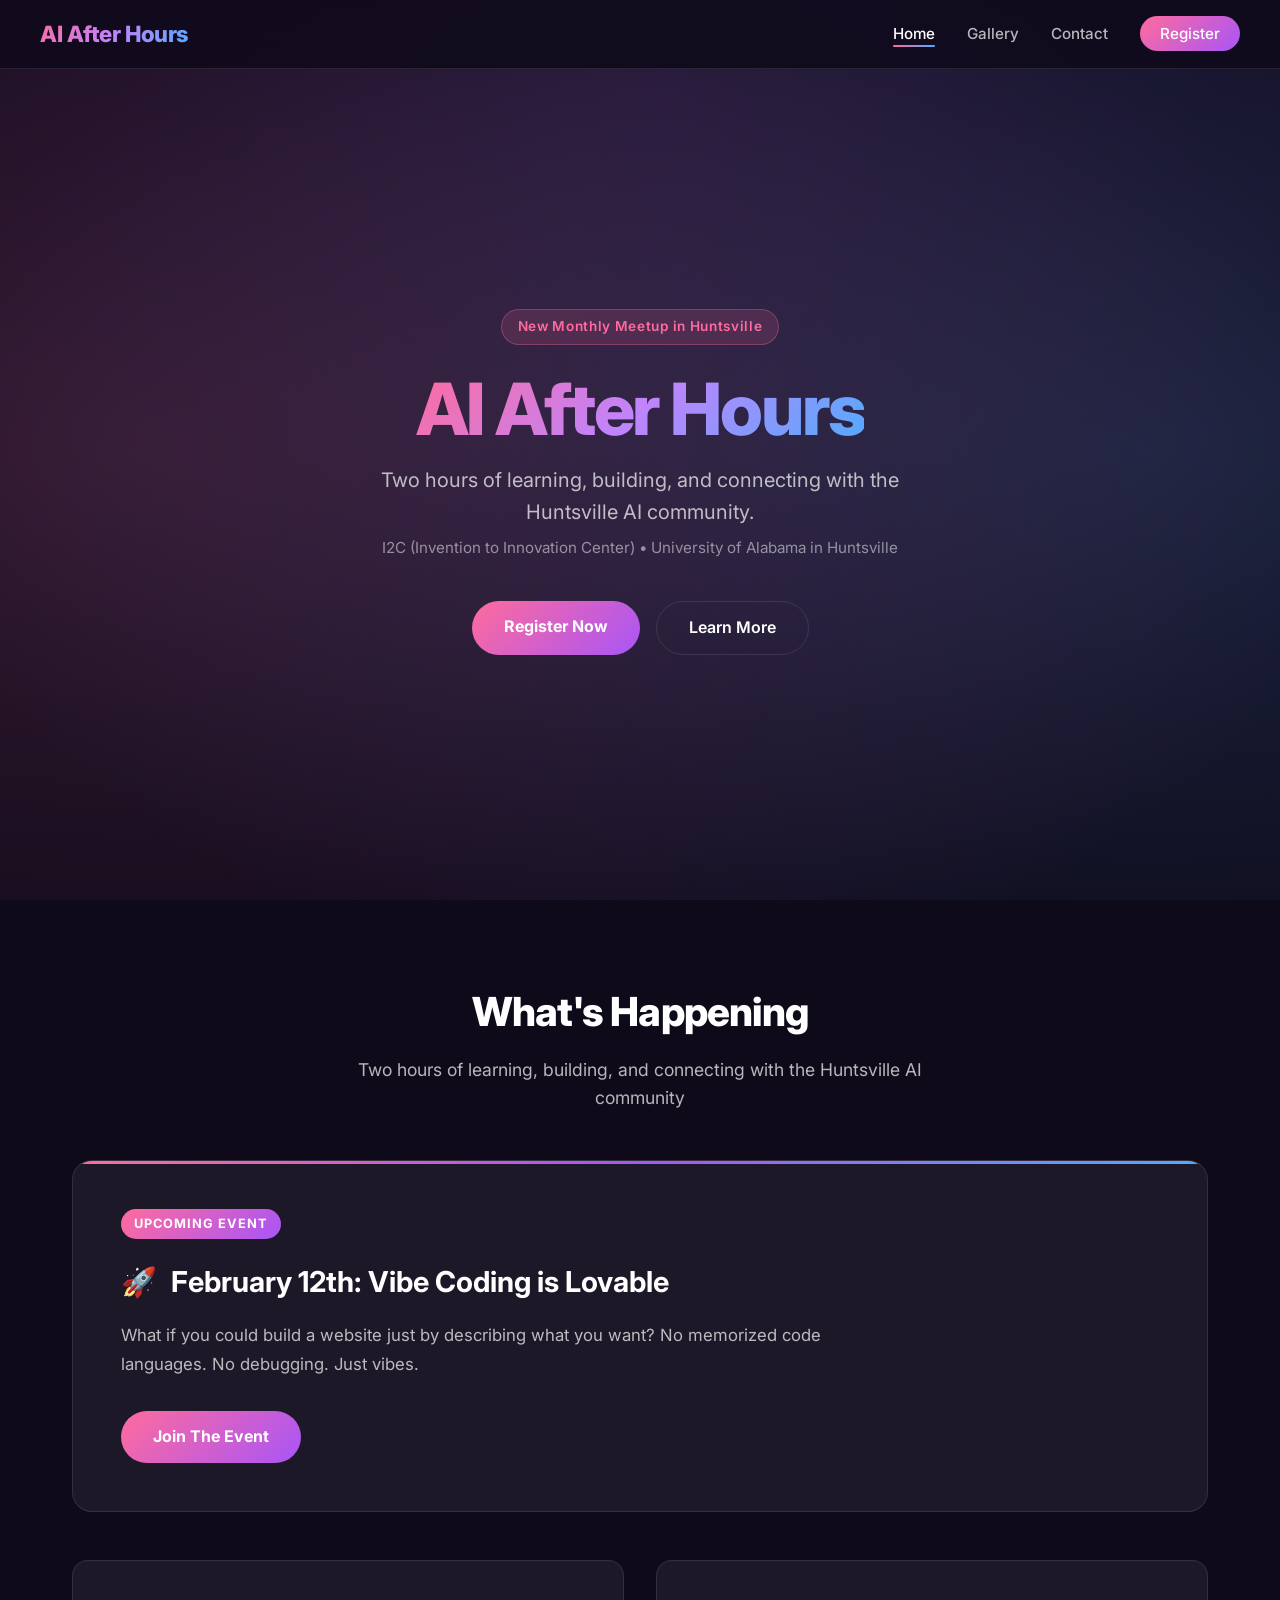
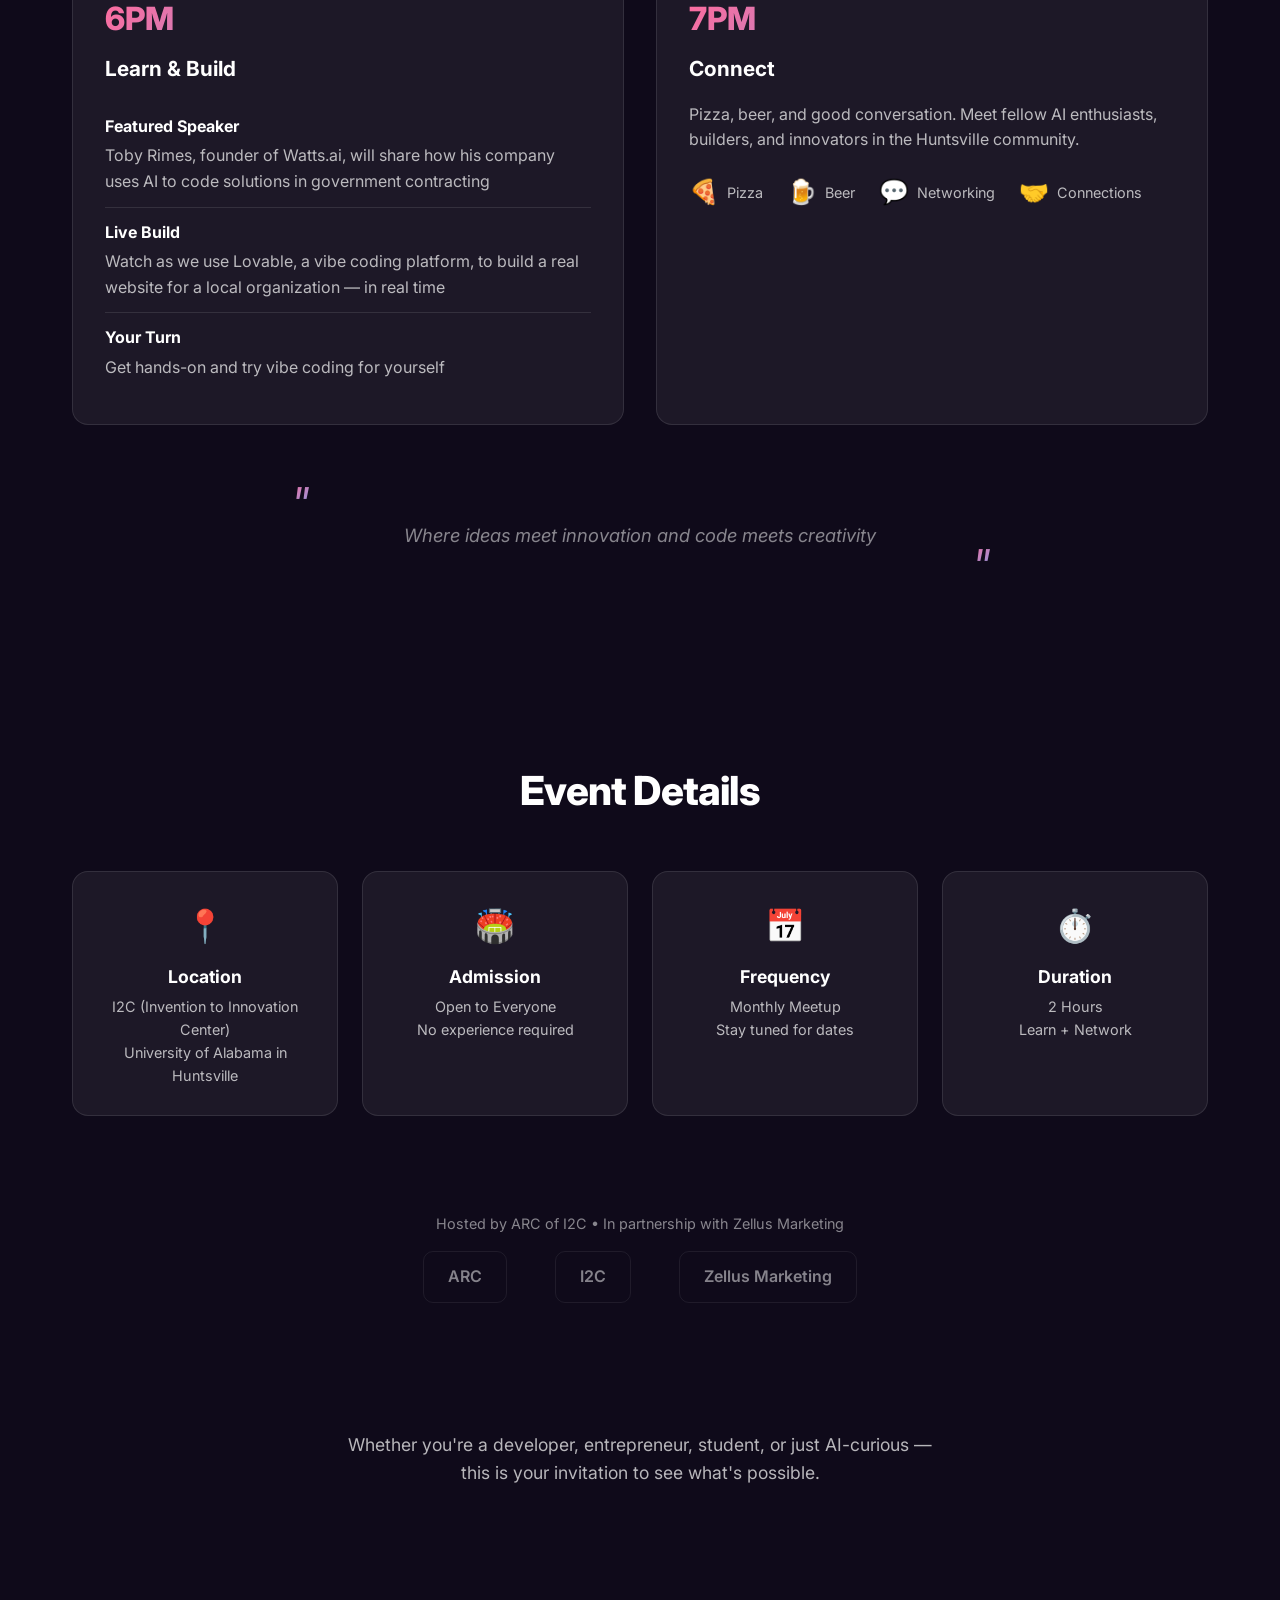
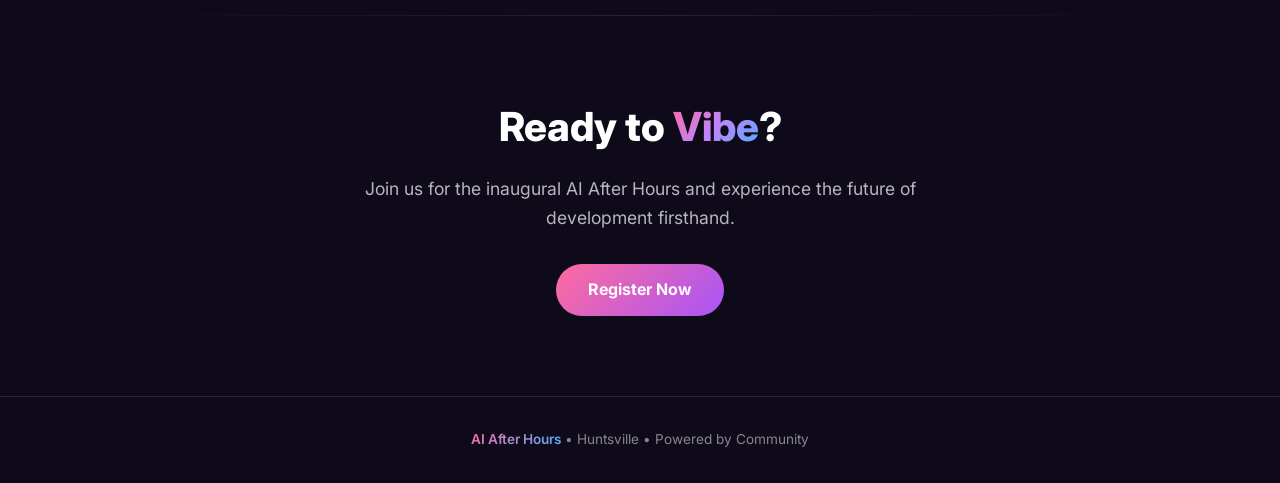
<file: index.html>
<!DOCTYPE html>
<html lang="en">
<head>
  <meta charset="UTF-8">
  <meta name="viewport" content="width=device-width, initial-scale=1.0">
  <title>AI After Hours - Monthly AI Meetup in Huntsville</title>
  <meta name="description" content="AI After Hours is a monthly meetup in Huntsville, AL for anyone interested in artificial intelligence. Learn, build, and connect with the local AI community.">
  <link rel="preconnect" href="https://fonts.googleapis.com">
  <link rel="preconnect" href="https://fonts.gstatic.com" crossorigin>
  <link href="https://fonts.googleapis.com/css2?family=Inter:wght@400;500;600;700;800&display=swap" rel="stylesheet">
  <link rel="stylesheet" href="css/style.css">
</head>
<body>

  <!-- Navigation -->
  <nav class="navbar">
    <div class="nav-container">
      <a href="index.html" class="nav-logo">AI After Hours</a>
      <ul class="nav-links" id="navLinks">
        <li><a href="index.html" class="active">Home</a></li>
        <li><a href="gallery.html">Gallery</a></li>
        <li><a href="contact.html">Contact</a></li>
        <li><a href="#register" class="nav-cta">Register</a></li>
      </ul>
      <button class="hamburger" id="hamburger" aria-label="Toggle navigation">
        <span></span>
        <span></span>
        <span></span>
      </button>
    </div>
  </nav>

  <!-- Hero Section -->
  <section class="hero" id="home">
    <div class="hero-content">
      <div class="hero-badge">New Monthly Meetup in Huntsville</div>
      <h1>
        <span class="gradient-text">AI After Hours</span>
      </h1>
      <p class="hero-subtitle">Two hours of learning, building, and connecting with the Huntsville AI community.</p>
      <p class="hero-location">I2C (Invention to Innovation Center) &bull; University of Alabama in Huntsville</p>
      <div class="hero-buttons">
        <a href="#register" class="btn-primary">Register Now</a>
        <a href="#event" class="btn-secondary">Learn More</a>
      </div>
    </div>
  </section>

  <!-- Featured Event -->
  <section class="section" id="event">
    <div class="section-header">
      <h2>What's Happening</h2>
      <p>Two hours of learning, building, and connecting with the Huntsville AI community</p>
    </div>

    <div class="featured-event">
      <span class="featured-event-label">Upcoming Event</span>
      <h3><span class="emoji">&#x1F680;</span> February 12th: Vibe Coding is Lovable</h3>
      <p class="featured-event-description">
        What if you could build a website just by describing what you want? No memorized code languages. No debugging. Just vibes.
      </p>
      <a href="#register" class="btn-primary">Join The Event</a>
    </div>

    <!-- Schedule -->
    <div class="schedule">
      <div class="schedule-block">
        <div class="schedule-time">6PM</div>
        <div class="schedule-title">Learn &amp; Build</div>
        <ul class="schedule-items">
          <li>
            <strong>Featured Speaker</strong>
            Toby Rimes, founder of Watts.ai, will share how his company uses AI to code solutions in government contracting
          </li>
          <li>
            <strong>Live Build</strong>
            Watch as we use Lovable, a vibe coding platform, to build a real website for a local organization &mdash; in real time
          </li>
          <li>
            <strong>Your Turn</strong>
            Get hands-on and try vibe coding for yourself
          </li>
        </ul>
      </div>
      <div class="schedule-block">
        <div class="schedule-time">7PM</div>
        <div class="schedule-title">Connect</div>
        <p style="color: var(--text-secondary); margin-bottom: 1.25rem;">
          Pizza, beer, and good conversation. Meet fellow AI enthusiasts, builders, and innovators in the Huntsville community.
        </p>
        <div class="connect-icons">
          <div class="connect-icon">&#x1F355; <span>Pizza</span></div>
          <div class="connect-icon">&#x1F37A; <span>Beer</span></div>
          <div class="connect-icon">&#x1F4AC; <span>Networking</span></div>
          <div class="connect-icon">&#x1F91D; <span>Connections</span></div>
        </div>
      </div>
    </div>

    <div class="quote">
      Where ideas meet innovation and code meets creativity
    </div>
  </section>

  <!-- Event Info Cards -->
  <section class="section">
    <div class="section-header">
      <h2>Event Details</h2>
    </div>
    <div class="info-grid">
      <div class="info-card">
        <div class="info-card-icon">&#x1F4CD;</div>
        <h4>Location</h4>
        <p>I2C (Invention to Innovation Center)<br>University of Alabama in Huntsville</p>
      </div>
      <div class="info-card">
        <div class="info-card-icon">&#x1F3DF;&#xFE0F;</div>
        <h4>Admission</h4>
        <p>Open to Everyone<br>No experience required</p>
      </div>
      <div class="info-card">
        <div class="info-card-icon">&#x1F4C5;</div>
        <h4>Frequency</h4>
        <p>Monthly Meetup<br>Stay tuned for dates</p>
      </div>
      <div class="info-card">
        <div class="info-card-icon">&#x23F1;&#xFE0F;</div>
        <h4>Duration</h4>
        <p>2 Hours<br>Learn + Network</p>
      </div>
    </div>

    <!-- Partners -->
    <div class="partners">
      <p>Hosted by ARC of I2C &bull; In partnership with Zellus Marketing</p>
      <div class="partners-logos">
        <span>ARC</span>
        <span>I2C</span>
        <span>Zellus Marketing</span>
      </div>
    </div>
  </section>

  <!-- Who Should Attend -->
  <section class="section" style="padding-top: 0;">
    <div class="section-header">
      <p>Whether you're a developer, entrepreneur, student, or just AI-curious &mdash; this is your invitation to see what's possible.</p>
    </div>
  </section>

  <!-- CTA Section -->
  <section class="cta-section" id="register">
    <h2>Ready to <span class="gradient-text">Vibe</span>?</h2>
    <p>Join us for the inaugural AI After Hours and experience the future of development firsthand.</p>
    <a href="#register" class="btn-primary">Register Now</a>
  </section>

  <!-- Footer -->
  <footer class="footer">
    <p><span class="gradient-text">AI After Hours</span> &bull; Huntsville &bull; Powered by Community</p>
  </footer>

  <script>
    // Mobile nav toggle
    const hamburger = document.getElementById('hamburger');
    const navLinks = document.getElementById('navLinks');
    hamburger.addEventListener('click', () => {
      navLinks.classList.toggle('active');
    });

    // Close mobile nav when a link is clicked
    document.querySelectorAll('.nav-links a').forEach(link => {
      link.addEventListener('click', () => {
        navLinks.classList.remove('active');
      });
    });
  </script>

</body>
</html>
</file>
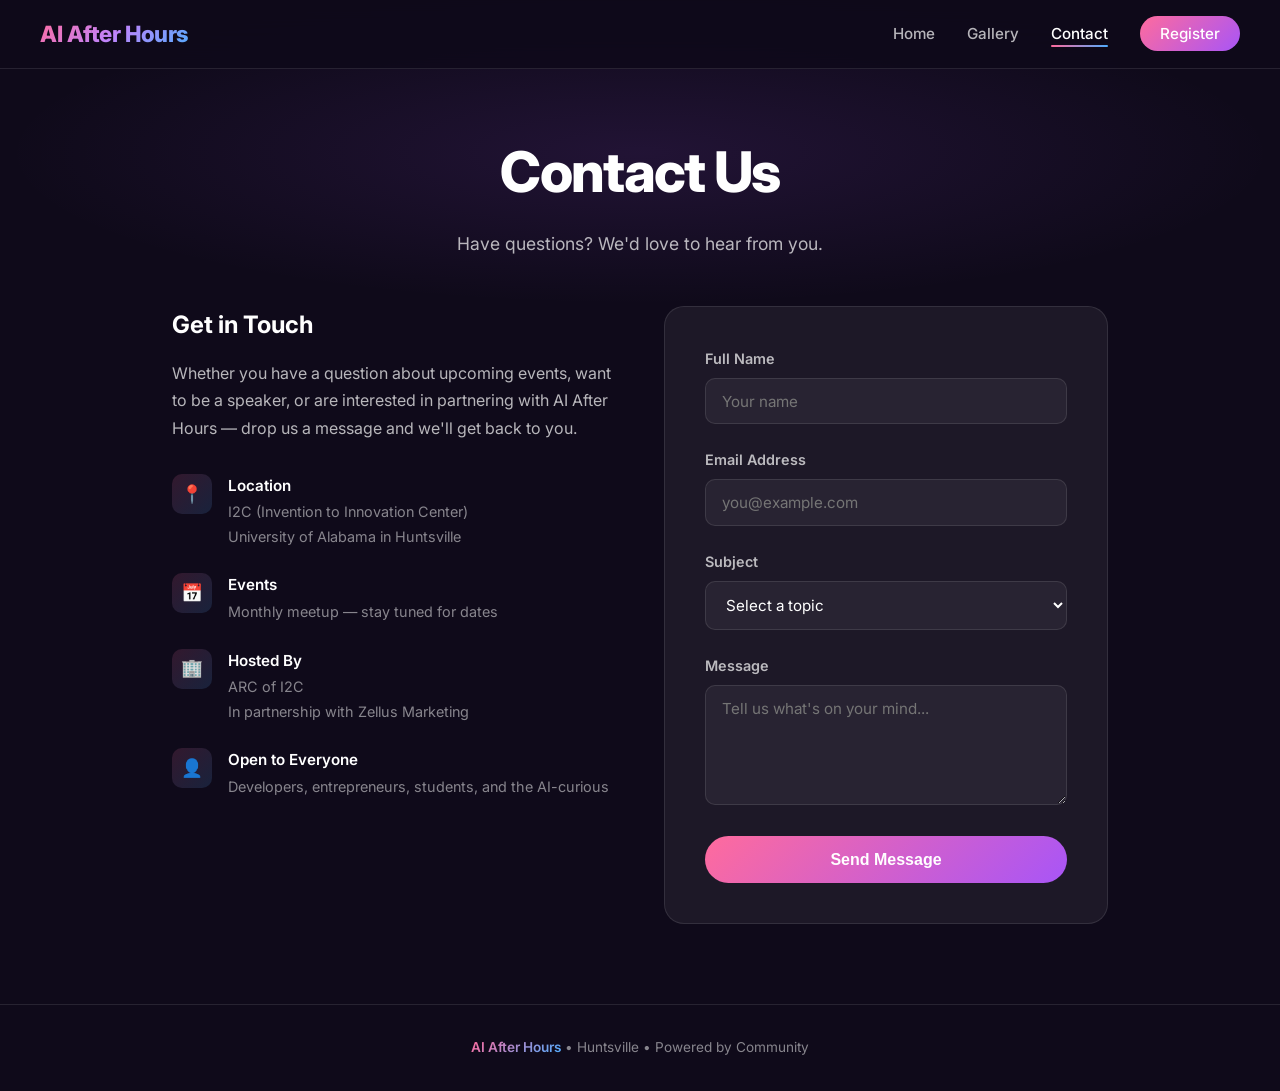
<file: contact.html>
<!DOCTYPE html>
<html lang="en">
<head>
  <meta charset="UTF-8">
  <meta name="viewport" content="width=device-width, initial-scale=1.0">
  <title>Contact - AI After Hours</title>
  <meta name="description" content="Get in touch with AI After Hours. Have questions about our Huntsville AI meetup? We'd love to hear from you.">
  <link rel="preconnect" href="https://fonts.googleapis.com">
  <link rel="preconnect" href="https://fonts.gstatic.com" crossorigin>
  <link href="https://fonts.googleapis.com/css2?family=Inter:wght@400;500;600;700;800&display=swap" rel="stylesheet">
  <link rel="stylesheet" href="css/style.css">
</head>
<body>

  <!-- Navigation -->
  <nav class="navbar">
    <div class="nav-container">
      <a href="index.html" class="nav-logo">AI After Hours</a>
      <ul class="nav-links" id="navLinks">
        <li><a href="index.html">Home</a></li>
        <li><a href="gallery.html">Gallery</a></li>
        <li><a href="contact.html" class="active">Contact</a></li>
        <li><a href="index.html#register" class="nav-cta">Register</a></li>
      </ul>
      <button class="hamburger" id="hamburger" aria-label="Toggle navigation">
        <span></span>
        <span></span>
        <span></span>
      </button>
    </div>
  </nav>

  <!-- Page Header -->
  <div class="page-header">
    <h1><span class="gradient-text">Contact Us</span></h1>
    <p>Have questions? We'd love to hear from you.</p>
  </div>

  <!-- Contact Content -->
  <div class="contact-grid">
    <!-- Info Column -->
    <div class="contact-info">
      <h3>Get in Touch</h3>
      <p>
        Whether you have a question about upcoming events, want to be a speaker,
        or are interested in partnering with AI After Hours &mdash; drop us a message
        and we'll get back to you.
      </p>

      <div class="contact-detail">
        <div class="contact-detail-icon">&#x1F4CD;</div>
        <div>
          <h4>Location</h4>
          <p>I2C (Invention to Innovation Center)<br>University of Alabama in Huntsville</p>
        </div>
      </div>

      <div class="contact-detail">
        <div class="contact-detail-icon">&#x1F4C5;</div>
        <div>
          <h4>Events</h4>
          <p>Monthly meetup &mdash; stay tuned for dates</p>
        </div>
      </div>

      <div class="contact-detail">
        <div class="contact-detail-icon">&#x1F3E2;</div>
        <div>
          <h4>Hosted By</h4>
          <p>ARC of I2C<br>In partnership with Zellus Marketing</p>
        </div>
      </div>

      <div class="contact-detail">
        <div class="contact-detail-icon">&#x1F464;</div>
        <div>
          <h4>Open to Everyone</h4>
          <p>Developers, entrepreneurs, students, and the AI-curious</p>
        </div>
      </div>
    </div>

    <!-- Form Column -->
    <div class="contact-form-card">
      <form id="contactForm" onsubmit="handleSubmit(event)">
        <div class="form-group">
          <label for="name">Full Name</label>
          <input type="text" id="name" name="name" placeholder="Your name" required>
        </div>

        <div class="form-group">
          <label for="email">Email Address</label>
          <input type="email" id="email" name="email" placeholder="you@example.com" required>
        </div>

        <div class="form-group">
          <label for="subject">Subject</label>
          <select id="subject" name="subject" required>
            <option value="" disabled selected>Select a topic</option>
            <option value="general">General Question</option>
            <option value="events">Upcoming Events</option>
            <option value="speaker">Speaker Inquiry</option>
            <option value="partnership">Partnership Opportunity</option>
            <option value="other">Other</option>
          </select>
        </div>

        <div class="form-group">
          <label for="message">Message</label>
          <textarea id="message" name="message" placeholder="Tell us what's on your mind..." required></textarea>
        </div>

        <button type="submit" class="form-submit">Send Message</button>
      </form>
      <p id="formSuccess" style="display:none; text-align:center; margin-top:1.5rem; color: #4ade80; font-weight: 600;">
        Thanks for reaching out! We'll get back to you soon.
      </p>
    </div>
  </div>

  <!-- Footer -->
  <footer class="footer">
    <p><span class="gradient-text">AI After Hours</span> &bull; Huntsville &bull; Powered by Community</p>
  </footer>

  <script>
    // Mobile nav toggle
    const hamburger = document.getElementById('hamburger');
    const navLinks = document.getElementById('navLinks');
    hamburger.addEventListener('click', () => {
      navLinks.classList.toggle('active');
    });
    document.querySelectorAll('.nav-links a').forEach(link => {
      link.addEventListener('click', () => {
        navLinks.classList.remove('active');
      });
    });

    // Form submission handler
    function handleSubmit(e) {
      e.preventDefault();
      const form = document.getElementById('contactForm');
      const success = document.getElementById('formSuccess');
      form.style.display = 'none';
      success.style.display = 'block';
    }
  </script>

</body>
</html>
</file>
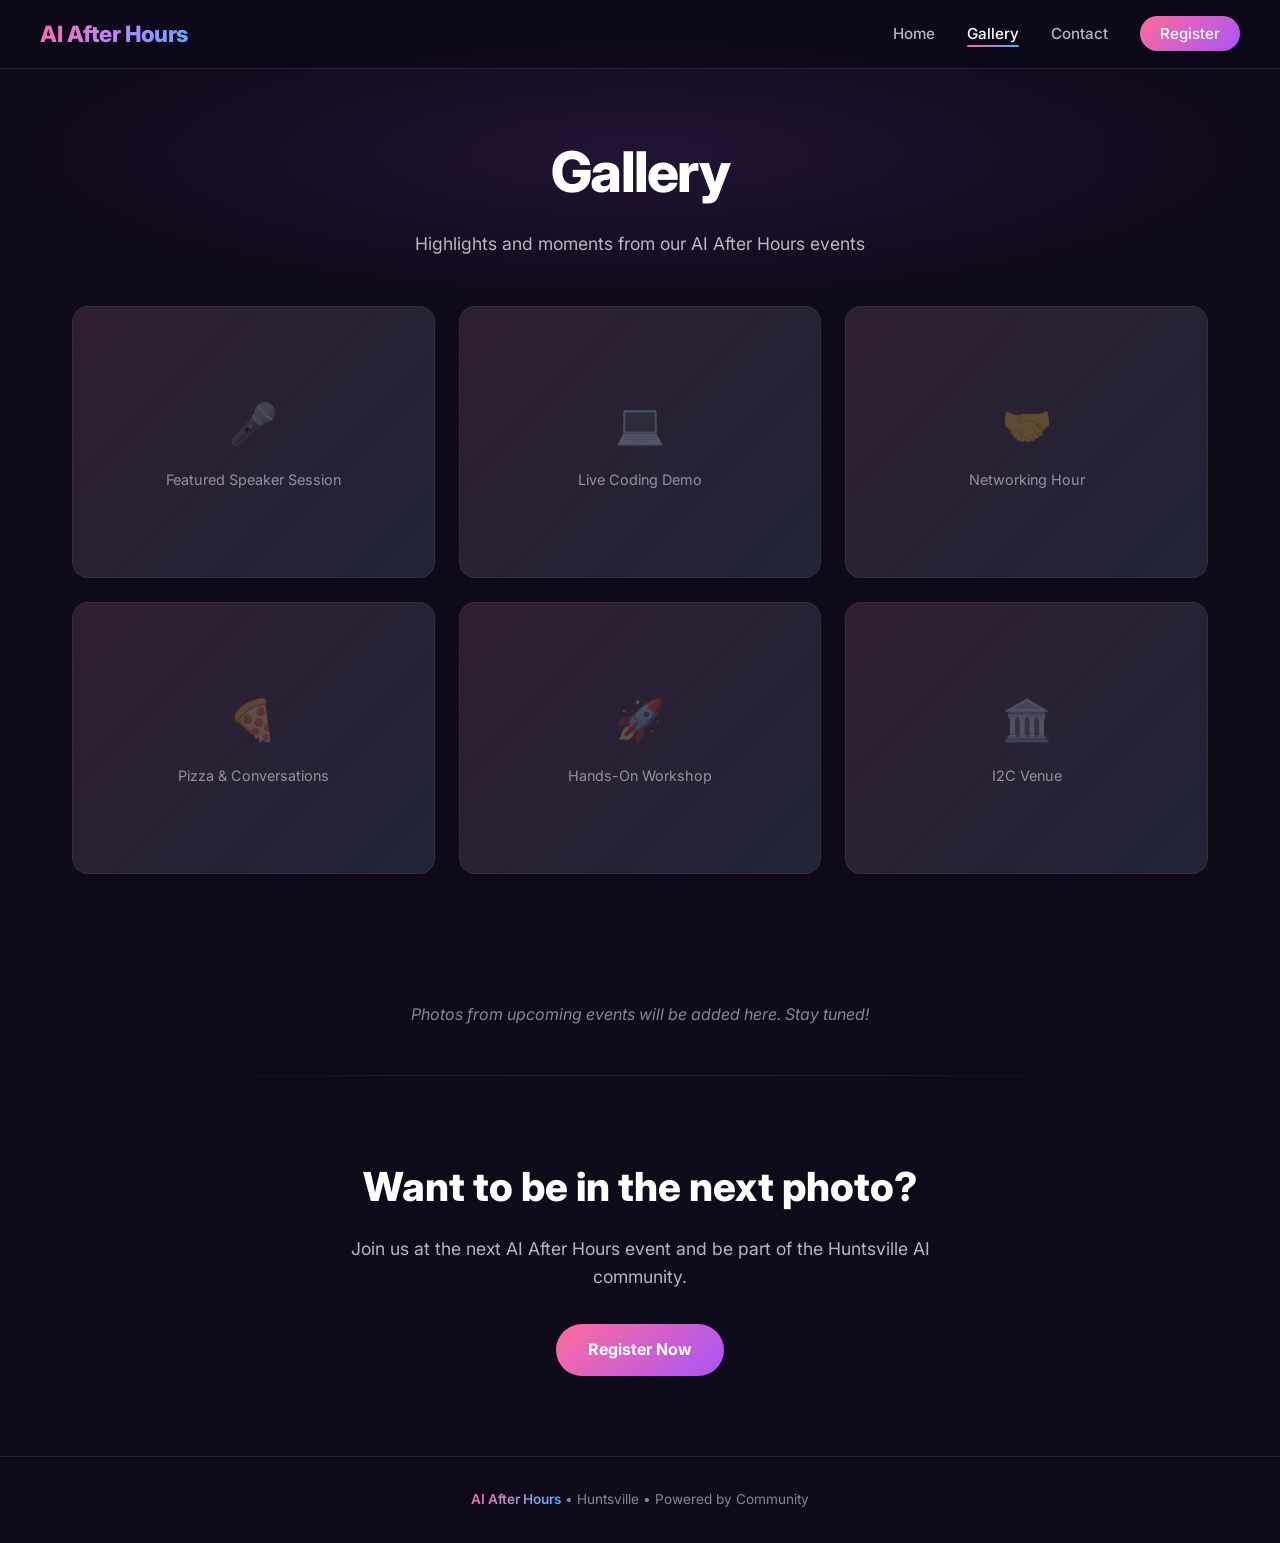
<file: gallery.html>
<!DOCTYPE html>
<html lang="en">
<head>
  <meta charset="UTF-8">
  <meta name="viewport" content="width=device-width, initial-scale=1.0">
  <title>Gallery - AI After Hours</title>
  <meta name="description" content="Photos and highlights from previous AI After Hours events in Huntsville, AL.">
  <link rel="preconnect" href="https://fonts.googleapis.com">
  <link rel="preconnect" href="https://fonts.gstatic.com" crossorigin>
  <link href="https://fonts.googleapis.com/css2?family=Inter:wght@400;500;600;700;800&display=swap" rel="stylesheet">
  <link rel="stylesheet" href="css/style.css">
</head>
<body>

  <!-- Navigation -->
  <nav class="navbar">
    <div class="nav-container">
      <a href="index.html" class="nav-logo">AI After Hours</a>
      <ul class="nav-links" id="navLinks">
        <li><a href="index.html">Home</a></li>
        <li><a href="gallery.html" class="active">Gallery</a></li>
        <li><a href="contact.html">Contact</a></li>
        <li><a href="index.html#register" class="nav-cta">Register</a></li>
      </ul>
      <button class="hamburger" id="hamburger" aria-label="Toggle navigation">
        <span></span>
        <span></span>
        <span></span>
      </button>
    </div>
  </nav>

  <!-- Page Header -->
  <div class="page-header">
    <h1><span class="gradient-text">Gallery</span></h1>
    <p>Highlights and moments from our AI After Hours events</p>
  </div>

  <!-- Gallery Grid -->
  <div class="gallery-grid">
    <div class="gallery-item">
      <div class="gallery-placeholder">
        <div class="icon">&#x1F3A4;</div>
        <span>Featured Speaker Session</span>
      </div>
      <div class="gallery-overlay">
        <h4>Featured Speaker</h4>
        <p>Learning from AI industry leaders</p>
      </div>
    </div>

    <div class="gallery-item">
      <div class="gallery-placeholder">
        <div class="icon">&#x1F4BB;</div>
        <span>Live Coding Demo</span>
      </div>
      <div class="gallery-overlay">
        <h4>Live Build</h4>
        <p>Vibe coding a website in real time</p>
      </div>
    </div>

    <div class="gallery-item">
      <div class="gallery-placeholder">
        <div class="icon">&#x1F91D;</div>
        <span>Networking Hour</span>
      </div>
      <div class="gallery-overlay">
        <h4>Networking</h4>
        <p>Connecting with fellow AI enthusiasts</p>
      </div>
    </div>

    <div class="gallery-item">
      <div class="gallery-placeholder">
        <div class="icon">&#x1F355;</div>
        <span>Pizza &amp; Conversations</span>
      </div>
      <div class="gallery-overlay">
        <h4>Community</h4>
        <p>Good food and great conversations</p>
      </div>
    </div>

    <div class="gallery-item">
      <div class="gallery-placeholder">
        <div class="icon">&#x1F680;</div>
        <span>Hands-On Workshop</span>
      </div>
      <div class="gallery-overlay">
        <h4>Workshop</h4>
        <p>Trying vibe coding hands-on</p>
      </div>
    </div>

    <div class="gallery-item">
      <div class="gallery-placeholder">
        <div class="icon">&#x1F3DB;&#xFE0F;</div>
        <span>I2C Venue</span>
      </div>
      <div class="gallery-overlay">
        <h4>Our Venue</h4>
        <p>Invention to Innovation Center at UAH</p>
      </div>
    </div>
  </div>

  <p class="gallery-notice">
    Photos from upcoming events will be added here. Stay tuned!
  </p>

  <!-- CTA -->
  <section class="cta-section">
    <h2>Want to be in the next photo?</h2>
    <p>Join us at the next AI After Hours event and be part of the Huntsville AI community.</p>
    <a href="index.html#register" class="btn-primary">Register Now</a>
  </section>

  <!-- Footer -->
  <footer class="footer">
    <p><span class="gradient-text">AI After Hours</span> &bull; Huntsville &bull; Powered by Community</p>
  </footer>

  <script>
    const hamburger = document.getElementById('hamburger');
    const navLinks = document.getElementById('navLinks');
    hamburger.addEventListener('click', () => {
      navLinks.classList.toggle('active');
    });
    document.querySelectorAll('.nav-links a').forEach(link => {
      link.addEventListener('click', () => {
        navLinks.classList.remove('active');
      });
    });
  </script>

</body>
</html>
</file>
<file: css/style.css>
/* ===== AI After Hours - Sunset Theme ===== */
:root {
  --pink: #ff6b9d;
  --pink-dark: #e84393;
  --blue: #4facfe;
  --blue-dark: #2d6cdf;
  --purple: #a855f7;
  --sunset-start: #ff6b9d;
  --sunset-mid: #c084fc;
  --sunset-end: #4facfe;
  --dark-bg: #0f0a1a;
  --card-bg: rgba(255, 255, 255, 0.06);
  --card-border: rgba(255, 255, 255, 0.1);
  --text-primary: #ffffff;
  --text-secondary: rgba(255, 255, 255, 0.7);
  --text-muted: rgba(255, 255, 255, 0.5);
}

* {
  margin: 0;
  padding: 0;
  box-sizing: border-box;
}

html {
  scroll-behavior: smooth;
}

body {
  font-family: 'Inter', 'Segoe UI', system-ui, -apple-system, sans-serif;
  background-color: var(--dark-bg);
  color: var(--text-primary);
  line-height: 1.6;
  overflow-x: hidden;
}

/* ===== Navigation ===== */
.navbar {
  position: fixed;
  top: 0;
  left: 0;
  width: 100%;
  z-index: 1000;
  padding: 1rem 2rem;
  background: rgba(15, 10, 26, 0.85);
  backdrop-filter: blur(20px);
  border-bottom: 1px solid var(--card-border);
  transition: background 0.3s ease;
}

.nav-container {
  max-width: 1200px;
  margin: 0 auto;
  display: flex;
  justify-content: space-between;
  align-items: center;
}

.nav-logo {
  font-size: 1.4rem;
  font-weight: 800;
  background: linear-gradient(135deg, var(--sunset-start), var(--sunset-mid), var(--sunset-end));
  -webkit-background-clip: text;
  background-clip: text;
  -webkit-text-fill-color: transparent;
  text-decoration: none;
  letter-spacing: -0.02em;
}

.nav-logo span {
  font-weight: 400;
  opacity: 0.9;
}

.nav-links {
  display: flex;
  list-style: none;
  gap: 2rem;
  align-items: center;
}

.nav-links a {
  color: var(--text-secondary);
  text-decoration: none;
  font-size: 0.95rem;
  font-weight: 500;
  transition: color 0.3s ease;
  position: relative;
}

.nav-links a:hover,
.nav-links a.active {
  color: var(--text-primary);
}

.nav-links a.active::after {
  content: '';
  position: absolute;
  bottom: -4px;
  left: 0;
  width: 100%;
  height: 2px;
  background: linear-gradient(90deg, var(--pink), var(--blue));
  border-radius: 1px;
}

.nav-cta {
  padding: 0.5rem 1.25rem;
  background: linear-gradient(135deg, var(--pink), var(--purple));
  border: none;
  border-radius: 50px;
  color: #fff !important;
  font-weight: 600;
  font-size: 0.9rem;
  cursor: pointer;
  transition: transform 0.2s ease, box-shadow 0.2s ease;
  text-decoration: none;
}

.nav-cta:hover {
  transform: translateY(-1px);
  box-shadow: 0 4px 20px rgba(255, 107, 157, 0.4);
}

.hamburger {
  display: none;
  flex-direction: column;
  cursor: pointer;
  gap: 5px;
  background: none;
  border: none;
  padding: 5px;
}

.hamburger span {
  width: 25px;
  height: 2px;
  background: var(--text-primary);
  border-radius: 2px;
  transition: all 0.3s ease;
}

/* ===== Hero Section ===== */
.hero {
  min-height: 100vh;
  display: flex;
  align-items: center;
  justify-content: center;
  text-align: center;
  padding: 8rem 2rem 4rem;
  position: relative;
  overflow: hidden;
}

.hero::before {
  content: '';
  position: absolute;
  top: -50%;
  left: -50%;
  width: 200%;
  height: 200%;
  background: radial-gradient(ellipse at 30% 50%, rgba(255, 107, 157, 0.15) 0%, transparent 50%),
              radial-gradient(ellipse at 70% 50%, rgba(79, 172, 254, 0.15) 0%, transparent 50%),
              radial-gradient(ellipse at 50% 30%, rgba(168, 85, 247, 0.1) 0%, transparent 50%);
  animation: heroGlow 8s ease-in-out infinite alternate;
}

@keyframes heroGlow {
  0% { transform: translate(0, 0) rotate(0deg); }
  100% { transform: translate(-2%, 2%) rotate(2deg); }
}

.hero-content {
  position: relative;
  z-index: 1;
  max-width: 800px;
}

.hero-badge {
  display: inline-block;
  padding: 0.4rem 1rem;
  background: rgba(255, 107, 157, 0.15);
  border: 1px solid rgba(255, 107, 157, 0.3);
  border-radius: 50px;
  font-size: 0.85rem;
  color: var(--pink);
  font-weight: 600;
  margin-bottom: 1.5rem;
  letter-spacing: 0.05em;
}

.hero h1 {
  font-size: clamp(2.5rem, 6vw, 4.5rem);
  font-weight: 800;
  line-height: 1.1;
  margin-bottom: 1rem;
  letter-spacing: -0.03em;
}

.hero h1 .gradient-text {
  background: linear-gradient(135deg, var(--sunset-start), var(--sunset-mid), var(--sunset-end));
  -webkit-background-clip: text;
  background-clip: text;
  -webkit-text-fill-color: transparent;
}

.hero-subtitle {
  font-size: clamp(1rem, 2vw, 1.25rem);
  color: var(--text-secondary);
  margin-bottom: 0.5rem;
  max-width: 600px;
  margin-left: auto;
  margin-right: auto;
}

.hero-location {
  font-size: 0.95rem;
  color: var(--text-muted);
  margin-bottom: 2.5rem;
}

.hero-buttons {
  display: flex;
  gap: 1rem;
  justify-content: center;
  flex-wrap: wrap;
}

.btn-primary {
  display: inline-block;
  padding: 0.85rem 2rem;
  background: linear-gradient(135deg, var(--pink), var(--purple));
  color: #fff;
  text-decoration: none;
  border-radius: 50px;
  font-weight: 700;
  font-size: 1rem;
  border: none;
  cursor: pointer;
  transition: transform 0.2s ease, box-shadow 0.2s ease;
}

.btn-primary:hover {
  transform: translateY(-2px);
  box-shadow: 0 8px 30px rgba(255, 107, 157, 0.4);
}

.btn-secondary {
  display: inline-block;
  padding: 0.85rem 2rem;
  background: transparent;
  color: var(--text-primary);
  text-decoration: none;
  border-radius: 50px;
  font-weight: 600;
  font-size: 1rem;
  border: 1px solid var(--card-border);
  cursor: pointer;
  transition: all 0.3s ease;
}

.btn-secondary:hover {
  border-color: var(--pink);
  background: rgba(255, 107, 157, 0.1);
}

/* ===== Section Styles ===== */
.section {
  padding: 5rem 2rem;
  max-width: 1200px;
  margin: 0 auto;
}

.section-header {
  text-align: center;
  margin-bottom: 3rem;
}

.section-header h2 {
  font-size: clamp(1.8rem, 4vw, 2.5rem);
  font-weight: 800;
  margin-bottom: 0.75rem;
  letter-spacing: -0.02em;
}

.section-header p {
  color: var(--text-secondary);
  font-size: 1.1rem;
  max-width: 600px;
  margin: 0 auto;
}

/* ===== Featured Event ===== */
.featured-event {
  background: var(--card-bg);
  border: 1px solid var(--card-border);
  border-radius: 20px;
  padding: 3rem;
  margin-bottom: 3rem;
  position: relative;
  overflow: hidden;
}

.featured-event::before {
  content: '';
  position: absolute;
  top: 0;
  left: 0;
  right: 0;
  height: 3px;
  background: linear-gradient(90deg, var(--pink), var(--purple), var(--blue));
}

.featured-event-label {
  display: inline-block;
  padding: 0.3rem 0.8rem;
  background: linear-gradient(135deg, var(--pink), var(--purple));
  border-radius: 50px;
  font-size: 0.8rem;
  font-weight: 700;
  text-transform: uppercase;
  letter-spacing: 0.08em;
  margin-bottom: 1.25rem;
}

.featured-event h3 {
  font-size: 1.8rem;
  font-weight: 700;
  margin-bottom: 1rem;
}

.featured-event h3 .emoji {
  margin-right: 0.5rem;
}

.featured-event-description {
  color: var(--text-secondary);
  font-size: 1.05rem;
  margin-bottom: 2rem;
  max-width: 700px;
  line-height: 1.7;
}

/* ===== Schedule ===== */
.schedule {
  display: grid;
  grid-template-columns: 1fr 1fr;
  gap: 2rem;
  margin-bottom: 3rem;
}

.schedule-block {
  background: var(--card-bg);
  border: 1px solid var(--card-border);
  border-radius: 16px;
  padding: 2rem;
  transition: transform 0.3s ease, border-color 0.3s ease;
}

.schedule-block:hover {
  transform: translateY(-3px);
  border-color: rgba(255, 107, 157, 0.3);
}

.schedule-time {
  font-size: 2rem;
  font-weight: 800;
  background: linear-gradient(135deg, var(--pink), var(--blue));
  -webkit-background-clip: text;
  background-clip: text;
  -webkit-text-fill-color: transparent;
  margin-bottom: 0.5rem;
}

.schedule-title {
  font-size: 1.3rem;
  font-weight: 700;
  margin-bottom: 1rem;
}

.schedule-items {
  list-style: none;
}

.schedule-items li {
  padding: 0.75rem 0;
  border-bottom: 1px solid var(--card-border);
  color: var(--text-secondary);
}

.schedule-items li:last-child {
  border-bottom: none;
}

.schedule-items li strong {
  color: var(--text-primary);
  display: block;
  margin-bottom: 0.25rem;
}

.connect-icons {
  display: flex;
  gap: 1.5rem;
  flex-wrap: wrap;
  margin-top: 1rem;
}

.connect-icon {
  font-size: 1.5rem;
  display: flex;
  align-items: center;
  gap: 0.5rem;
}

.connect-icon span {
  font-size: 0.9rem;
  color: var(--text-secondary);
}

/* ===== Info Cards ===== */
.info-grid {
  display: grid;
  grid-template-columns: repeat(auto-fit, minmax(250px, 1fr));
  gap: 1.5rem;
  margin-bottom: 3rem;
}

.info-card {
  background: var(--card-bg);
  border: 1px solid var(--card-border);
  border-radius: 16px;
  padding: 1.75rem;
  text-align: center;
  transition: transform 0.3s ease, border-color 0.3s ease;
}

.info-card:hover {
  transform: translateY(-3px);
  border-color: rgba(168, 85, 247, 0.3);
}

.info-card-icon {
  font-size: 2rem;
  margin-bottom: 0.75rem;
}

.info-card h4 {
  font-size: 1.1rem;
  font-weight: 700;
  margin-bottom: 0.25rem;
}

.info-card p {
  color: var(--text-secondary);
  font-size: 0.9rem;
}

/* ===== Partners ===== */
.partners {
  text-align: center;
  padding: 3rem 0;
}

.partners p {
  color: var(--text-muted);
  font-size: 0.9rem;
  margin-bottom: 1rem;
}

.partners-logos {
  display: flex;
  justify-content: center;
  align-items: center;
  gap: 3rem;
  flex-wrap: wrap;
  opacity: 0.7;
}

.partners-logos span {
  font-size: 1rem;
  font-weight: 600;
  color: var(--text-secondary);
  padding: 0.75rem 1.5rem;
  border: 1px solid var(--card-border);
  border-radius: 10px;
}

/* ===== CTA Section ===== */
.cta-section {
  text-align: center;
  padding: 5rem 2rem;
  position: relative;
}

.cta-section::before {
  content: '';
  position: absolute;
  top: 0;
  left: 50%;
  transform: translateX(-50%);
  width: 80%;
  height: 1px;
  background: linear-gradient(90deg, transparent, var(--card-border), transparent);
}

.cta-section h2 {
  font-size: clamp(1.8rem, 4vw, 2.5rem);
  font-weight: 800;
  margin-bottom: 1rem;
}

.cta-section .gradient-text {
  background: linear-gradient(135deg, var(--sunset-start), var(--sunset-mid), var(--sunset-end));
  -webkit-background-clip: text;
  background-clip: text;
  -webkit-text-fill-color: transparent;
}

.cta-section p {
  color: var(--text-secondary);
  font-size: 1.1rem;
  margin-bottom: 2rem;
  max-width: 600px;
  margin-left: auto;
  margin-right: auto;
}

/* ===== Quote ===== */
.quote {
  text-align: center;
  padding: 3rem 2rem;
  font-style: italic;
  color: var(--text-muted);
  font-size: 1.15rem;
  max-width: 700px;
  margin: 0 auto;
  position: relative;
}

.quote::before,
.quote::after {
  content: '"';
  font-size: 3rem;
  background: linear-gradient(135deg, var(--pink), var(--blue));
  -webkit-background-clip: text;
  background-clip: text;
  -webkit-text-fill-color: transparent;
  position: absolute;
  line-height: 1;
}

.quote::before {
  top: 0.5rem;
  left: 0;
}

.quote::after {
  content: '"';
  bottom: 0.5rem;
  right: 0;
}

/* ===== Footer ===== */
.footer {
  text-align: center;
  padding: 2rem;
  border-top: 1px solid var(--card-border);
  color: var(--text-muted);
  font-size: 0.85rem;
}

.footer .gradient-text {
  background: linear-gradient(135deg, var(--sunset-start), var(--sunset-end));
  -webkit-background-clip: text;
  background-clip: text;
  -webkit-text-fill-color: transparent;
  font-weight: 600;
}

/* ===== Gallery Page ===== */
.page-header {
  padding: 8rem 2rem 3rem;
  text-align: center;
  position: relative;
}

.page-header::before {
  content: '';
  position: absolute;
  top: 0;
  left: 0;
  width: 100%;
  height: 100%;
  background: radial-gradient(ellipse at 50% 50%, rgba(168, 85, 247, 0.12) 0%, transparent 70%);
}

.page-header h1 {
  position: relative;
  font-size: clamp(2rem, 5vw, 3.5rem);
  font-weight: 800;
  letter-spacing: -0.03em;
}

.page-header p {
  position: relative;
  color: var(--text-secondary);
  font-size: 1.1rem;
  margin-top: 0.75rem;
}

.gallery-grid {
  display: grid;
  grid-template-columns: repeat(auto-fill, minmax(300px, 1fr));
  gap: 1.5rem;
  padding: 0 2rem 5rem;
  max-width: 1200px;
  margin: 0 auto;
}

.gallery-item {
  position: relative;
  border-radius: 16px;
  overflow: hidden;
  aspect-ratio: 4/3;
  background: var(--card-bg);
  border: 1px solid var(--card-border);
  cursor: pointer;
  transition: transform 0.3s ease, box-shadow 0.3s ease;
}

.gallery-item:hover {
  transform: translateY(-4px);
  box-shadow: 0 12px 40px rgba(168, 85, 247, 0.2);
}

.gallery-placeholder {
  width: 100%;
  height: 100%;
  display: flex;
  flex-direction: column;
  align-items: center;
  justify-content: center;
  background: linear-gradient(135deg, rgba(255, 107, 157, 0.08), rgba(79, 172, 254, 0.08));
  color: var(--text-muted);
  font-size: 0.9rem;
  gap: 0.75rem;
}

.gallery-placeholder .icon {
  font-size: 2.5rem;
  opacity: 0.5;
}

.gallery-item img {
  width: 100%;
  height: 100%;
  object-fit: cover;
}

.gallery-overlay {
  position: absolute;
  bottom: 0;
  left: 0;
  right: 0;
  padding: 1.5rem;
  background: linear-gradient(transparent, rgba(15, 10, 26, 0.9));
  opacity: 0;
  transition: opacity 0.3s ease;
}

.gallery-item:hover .gallery-overlay {
  opacity: 1;
}

.gallery-overlay h4 {
  font-size: 1rem;
  font-weight: 600;
}

.gallery-overlay p {
  font-size: 0.85rem;
  color: var(--text-secondary);
}

.gallery-notice {
  text-align: center;
  padding: 3rem 2rem;
  color: var(--text-muted);
  font-style: italic;
}

/* ===== Contact Page ===== */
.contact-grid {
  display: grid;
  grid-template-columns: 1fr 1fr;
  gap: 3rem;
  max-width: 1000px;
  margin: 0 auto;
  padding: 0 2rem 5rem;
}

.contact-info h3 {
  font-size: 1.5rem;
  font-weight: 700;
  margin-bottom: 1rem;
}

.contact-info p {
  color: var(--text-secondary);
  margin-bottom: 2rem;
  line-height: 1.7;
}

.contact-detail {
  display: flex;
  align-items: flex-start;
  gap: 1rem;
  margin-bottom: 1.5rem;
}

.contact-detail-icon {
  width: 40px;
  height: 40px;
  background: linear-gradient(135deg, rgba(255, 107, 157, 0.15), rgba(79, 172, 254, 0.15));
  border-radius: 10px;
  display: flex;
  align-items: center;
  justify-content: center;
  font-size: 1.1rem;
  flex-shrink: 0;
}

.contact-detail h4 {
  font-size: 0.95rem;
  font-weight: 600;
  margin-bottom: 0.15rem;
}

.contact-detail p {
  font-size: 0.9rem;
  color: var(--text-muted);
  margin-bottom: 0;
}

.contact-form-card {
  background: var(--card-bg);
  border: 1px solid var(--card-border);
  border-radius: 20px;
  padding: 2.5rem;
}

.form-group {
  margin-bottom: 1.5rem;
}

.form-group label {
  display: block;
  font-size: 0.9rem;
  font-weight: 600;
  margin-bottom: 0.5rem;
  color: var(--text-secondary);
}

.form-group input,
.form-group textarea,
.form-group select {
  width: 100%;
  padding: 0.8rem 1rem;
  background: rgba(255, 255, 255, 0.05);
  border: 1px solid var(--card-border);
  border-radius: 10px;
  color: var(--text-primary);
  font-size: 0.95rem;
  font-family: inherit;
  transition: border-color 0.3s ease, box-shadow 0.3s ease;
  outline: none;
}

.form-group input:focus,
.form-group textarea:focus,
.form-group select:focus {
  border-color: var(--purple);
  box-shadow: 0 0 0 3px rgba(168, 85, 247, 0.15);
}

.form-group textarea {
  min-height: 120px;
  resize: vertical;
}

.form-group select option {
  background: var(--dark-bg);
  color: var(--text-primary);
}

.form-submit {
  width: 100%;
  padding: 0.9rem;
  background: linear-gradient(135deg, var(--pink), var(--purple));
  color: #fff;
  border: none;
  border-radius: 50px;
  font-size: 1rem;
  font-weight: 700;
  cursor: pointer;
  transition: transform 0.2s ease, box-shadow 0.2s ease;
}

.form-submit:hover {
  transform: translateY(-2px);
  box-shadow: 0 8px 30px rgba(255, 107, 157, 0.4);
}

/* ===== Responsive ===== */
@media (max-width: 768px) {
  .nav-links {
    display: none;
    position: absolute;
    top: 100%;
    left: 0;
    width: 100%;
    background: rgba(15, 10, 26, 0.98);
    backdrop-filter: blur(20px);
    flex-direction: column;
    padding: 1.5rem 2rem;
    gap: 1.25rem;
    border-bottom: 1px solid var(--card-border);
  }

  .nav-links.active {
    display: flex;
  }

  .hamburger {
    display: flex;
  }

  .schedule {
    grid-template-columns: 1fr;
  }

  .contact-grid {
    grid-template-columns: 1fr;
  }

  .hero {
    padding: 6rem 1.5rem 3rem;
  }

  .featured-event {
    padding: 2rem;
  }

  .gallery-grid {
    grid-template-columns: repeat(auto-fill, minmax(250px, 1fr));
  }
}

@media (max-width: 480px) {
  .hero-buttons {
    flex-direction: column;
    align-items: center;
  }

  .info-grid {
    grid-template-columns: 1fr;
  }

  .gallery-grid {
    grid-template-columns: 1fr;
  }
}
</file>
